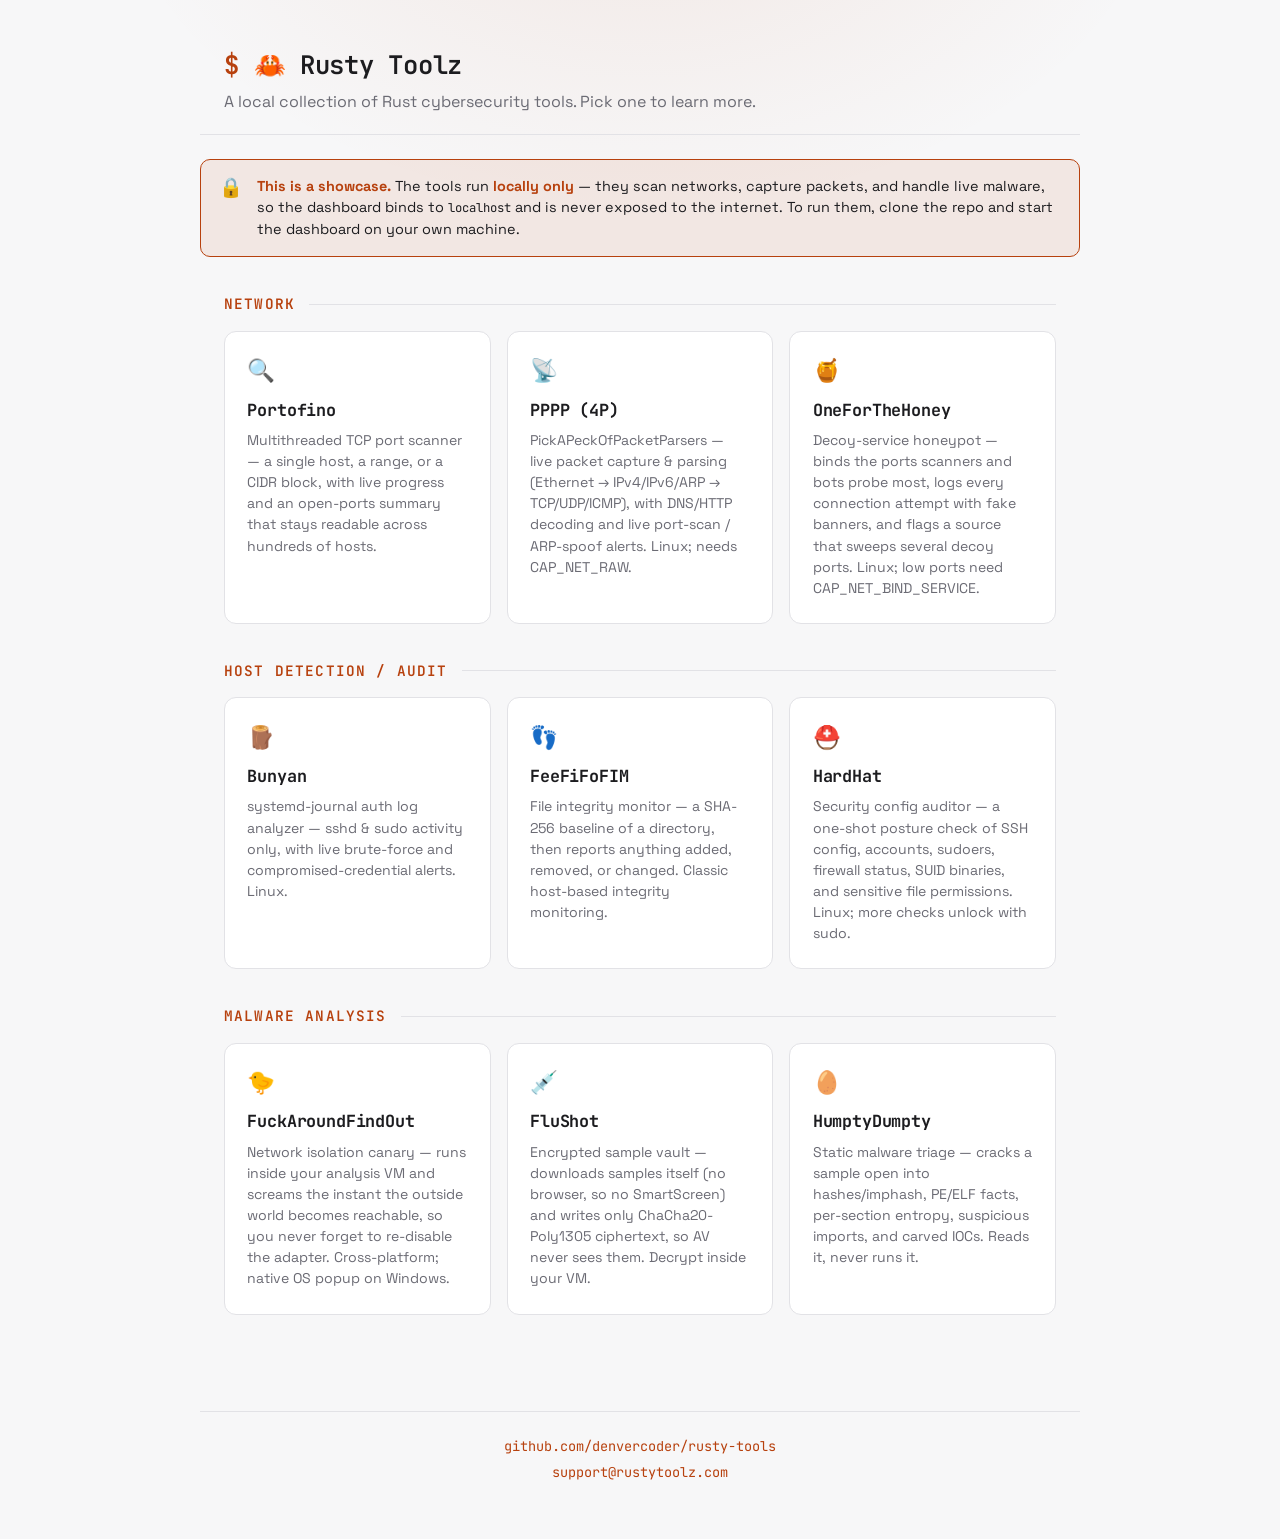
<file: site/index.html>
<!doctype html>
<html lang="en">
<head>
<meta charset="utf-8">
<meta name="viewport" content="width=device-width, initial-scale=1">
<title>Rusty Toolz</title>
<meta name="description" content="Rusty Toolz — a local collection of Rust cybersecurity tools. Runs locally only.">
<link rel="icon" href="favicon.svg" type="image/svg+xml">
<link rel="stylesheet" href="style.css">
<link rel="stylesheet" href="showcase.css">
</head>
<body>
<header>
  <h1>🦀 Rusty Toolz</h1>
  <p>A local collection of Rust cybersecurity tools. Pick one to learn more.</p>
</header>
<div class="showcase-banner">
  <span class="icon">🔒</span>
  <div>
    <strong>This is a showcase.</strong> The tools run <strong>locally only</strong> — they scan networks, capture packets, and handle live malware, so the dashboard binds to <code>localhost</code> and is never exposed to the internet. To run them, clone the repo and start the dashboard on your own machine.
  </div>
</div>
<main>
  <div id="grid"></div>
</main>
<script src="tools.js"></script>
</body>
</html>
</file>
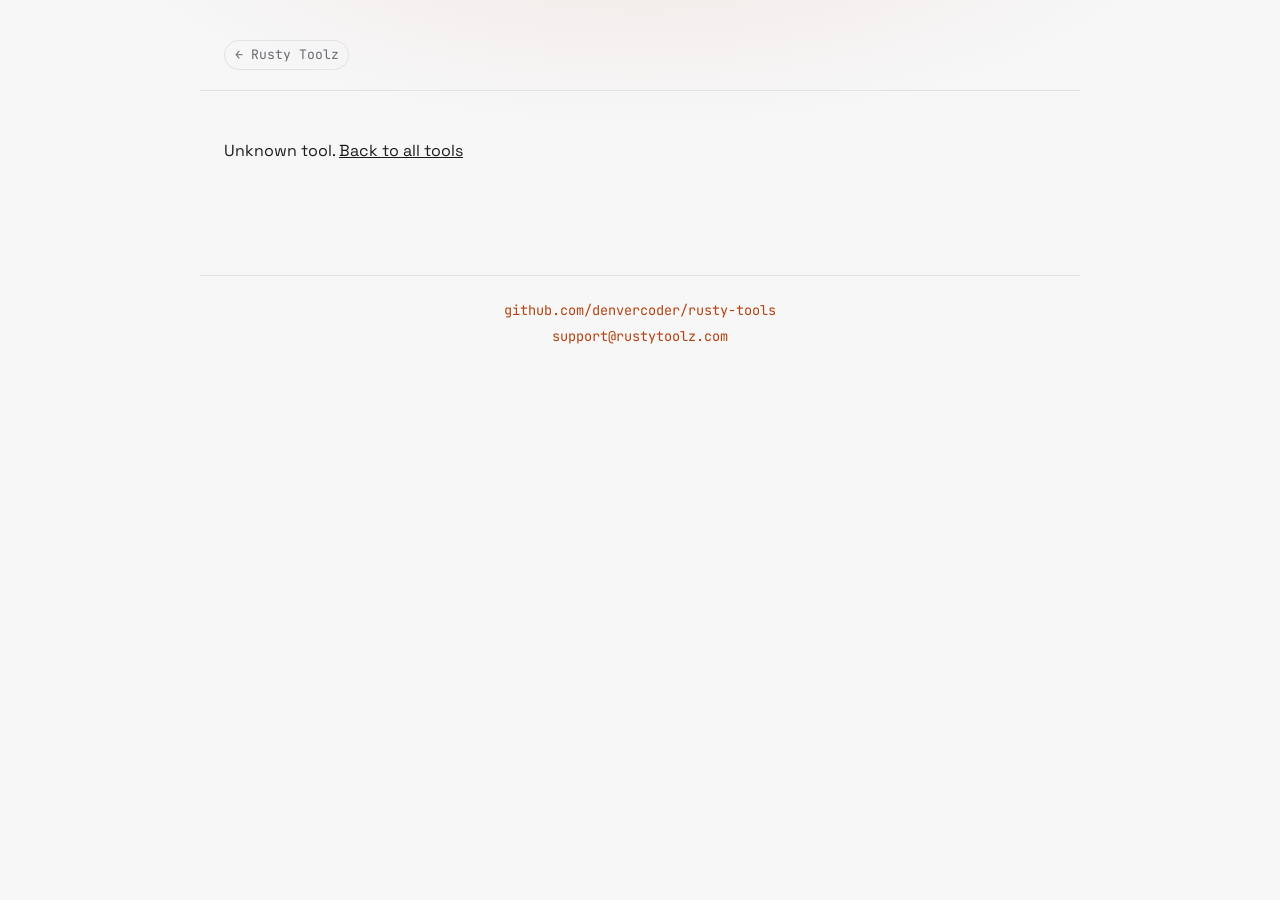
<file: site/tool.html>
<!doctype html>
<html lang="en">
<head>
<meta charset="utf-8">
<meta name="viewport" content="width=device-width, initial-scale=1">
<title>Rusty Toolz</title>
<link rel="icon" href="favicon.svg" type="image/svg+xml">
<link rel="stylesheet" href="style.css">
<link rel="stylesheet" href="showcase.css">
</head>
<body>
<header>
  <a class="back" href="index.html">← Rusty Toolz</a>
</header>
<main>
  <div id="detail"></div>
</main>
<script src="tools.js"></script>
</body>
</html>
</file>
<file: site/style.css>
@import url('https://fonts.googleapis.com/css2?family=Space+Grotesk:wght@400;500;600;700&family=JetBrains+Mono:wght@400;500;600;700&display=swap');

:root {
  color-scheme: light dark;
  --bg: #f7f7f8;
  --panel: #ffffff;
  --text: #1c1c1f;
  --muted: #6b6b74;
  --border: #e2e2e6;
  --accent: #b7410e;
  --accent-hover: #9a3609;
  --accent-soft: rgba(183, 65, 14, 0.09);
  --mono-bg: #14151a;
  --mono-text: #d7d7db;
  --ok: #1a7f37;
  --warn: #9a6700;
  --danger: #cf222e;
  --info: #0969da;
  --font-sans: "Space Grotesk", -apple-system, BlinkMacSystemFont, "Segoe UI", Roboto, sans-serif;
  --font-mono: "JetBrains Mono", ui-monospace, SFMono-Regular, Menlo, Consolas, monospace;
}

@media (prefers-color-scheme: dark) {
  :root {
    --bg: #0d0e12;
    --panel: #17181e;
    --text: #ececef;
    --muted: #9a9aa2;
    --border: #2a2b33;
    --accent: #e07a3f;
    --accent-hover: #f08b50;
    --accent-soft: rgba(224, 122, 63, 0.12);
    --mono-bg: #09090c;
    --mono-text: #d7d7db;
    --ok: #3fb950;
    --warn: #d29922;
    --danger: #f85149;
    --info: #58a6ff;
  }
}

* {
  box-sizing: border-box;
}

::selection {
  background: var(--accent-soft);
  color: var(--text);
}

body {
  margin: 0;
  min-height: 100vh;
  background:
    radial-gradient(ellipse 70% 40% at 50% -10%, var(--accent-soft), transparent 60%),
    var(--bg);
  color: var(--text);
  font-family: var(--font-sans);
  line-height: 1.5;
}

a {
  color: inherit;
}

:focus-visible {
  outline: 2px solid var(--accent);
  outline-offset: 2px;
}

h1, h2 {
  font-family: var(--font-mono);
  letter-spacing: -0.01em;
}

header {
  padding: 2.5rem 1.5rem 1.25rem;
  max-width: 880px;
  margin: 0 auto;
  border-bottom: 1px solid var(--border);
}

header h1 {
  margin: 0.35rem 0;
  font-size: 1.6rem;
  font-weight: 600;
}

header h1::before {
  content: "$ ";
  color: var(--accent);
}

header p {
  color: var(--muted);
  margin: 0;
  max-width: 60ch;
}

.back {
  display: inline-flex;
  align-items: center;
  gap: 0.35rem;
  color: var(--muted);
  text-decoration: none;
  font-family: var(--font-mono);
  font-size: 0.82rem;
  padding: 0.25rem 0.6rem;
  border: 1px solid var(--border);
  border-radius: 999px;
  transition: border-color 0.15s ease, color 0.15s ease;
}

.back:hover {
  color: var(--accent);
  border-color: var(--accent);
}

main {
  max-width: 880px;
  margin: 0 auto;
  padding: 2rem 1.5rem 3.5rem;
}

.tool-grid {
  display: grid;
  grid-template-columns: repeat(auto-fill, minmax(240px, 1fr));
  gap: 1rem;
}

.tool-group {
  margin-top: 2.25rem;
}

.tool-group:first-of-type {
  margin-top: 0.25rem;
}

.tool-group-header {
  display: flex;
  align-items: center;
  gap: 0.9rem;
  margin: 0 0 1rem;
  font-family: var(--font-mono);
  font-size: 0.9rem;
  font-weight: 600;
  letter-spacing: 0.08em;
  text-transform: uppercase;
  color: var(--accent);
  white-space: nowrap;
}

.tool-group-header::after {
  content: "";
  flex: 1;
  height: 1px;
  background: var(--border);
}

.tool-card {
  position: relative;
  display: block;
  background: var(--panel);
  border: 1px solid var(--border);
  border-radius: 12px;
  padding: 1.4rem 1.4rem 1.5rem;
  text-decoration: none;
  color: var(--text);
  overflow: hidden;
  transition: border-color 0.15s ease, transform 0.15s ease, box-shadow 0.15s ease;
}

.tool-card::before {
  content: "";
  position: absolute;
  inset: 0 0 auto 0;
  height: 2px;
  background: linear-gradient(90deg, var(--accent), transparent);
  opacity: 0;
  transition: opacity 0.15s ease;
}

.tool-card:hover {
  border-color: var(--accent);
  transform: translateY(-2px);
  box-shadow: 0 8px 24px -12px var(--accent-soft);
}

.tool-card:hover::before {
  opacity: 1;
}

.tool-icon {
  display: inline-flex;
  font-size: 1.4rem;
  margin-bottom: 0.6rem;
}

.tool-card h2 {
  margin: 0 0 0.45rem;
  font-size: 1.05rem;
}

.tool-card p {
  margin: 0;
  color: var(--muted);
  font-size: 0.88rem;
}

form {
  background: var(--panel);
  border: 1px solid var(--border);
  border-radius: 12px;
  padding: 1.5rem;
  display: flex;
  flex-direction: column;
  gap: 1.1rem;
  margin-bottom: 1.5rem;
}

label {
  display: flex;
  flex-direction: column;
  gap: 0.35rem;
  font-size: 0.95rem;
  font-weight: 500;
}

label.toggle {
  flex-direction: row;
  align-items: center;
  gap: 0.5rem;
  font-weight: normal;
}

.hint {
  color: var(--muted);
  font-weight: normal;
  font-size: 0.8rem;
}

input[type="number"],
input[type="text"],
select {
  background: var(--bg);
  border: 1px solid var(--border);
  border-radius: 6px;
  padding: 0.55rem 0.65rem;
  color: var(--text);
  font-family: var(--font-mono);
  font-size: 0.95rem;
  transition: border-color 0.15s ease, box-shadow 0.15s ease;
}

input[type="number"]:focus,
input[type="text"]:focus,
select:focus {
  border-color: var(--accent);
  box-shadow: 0 0 0 3px var(--accent-soft);
}

input[type="checkbox"] {
  accent-color: var(--accent);
}

button {
  align-self: flex-start;
  background: var(--accent);
  color: #fff;
  border: none;
  border-radius: 6px;
  padding: 0.6rem 1.3rem;
  font-family: var(--font-mono);
  font-weight: 600;
  font-size: 0.95rem;
  cursor: pointer;
  transition: background 0.15s ease, transform 0.1s ease, box-shadow 0.15s ease;
}

button::before {
  content: "› ";
  opacity: 0.75;
}

button:hover:not(:disabled) {
  background: var(--accent-hover);
  box-shadow: 0 4px 16px -6px var(--accent-soft);
  transform: translateY(-1px);
}

button:active:not(:disabled) {
  transform: translateY(0);
}

button:disabled {
  opacity: 0.55;
  cursor: default;
}

.button-row {
  display: flex;
  align-self: flex-start;
  gap: 0.75rem;
  flex-wrap: wrap;
}

button.stop {
  align-self: auto;
  background: transparent;
  color: var(--text);
  border: 1px solid var(--border);
}

button.stop::before {
  content: none;
}

button.stop:hover:not(:disabled) {
  border-color: var(--accent);
  color: var(--accent);
  box-shadow: none;
  transform: none;
}

.panels {
  display: grid;
  grid-template-columns: 1fr 1fr;
  gap: 1rem;
}

.panel h2 {
  display: flex;
  align-items: center;
  margin: 0 0 0.6rem;
  font-size: 0.85rem;
  color: var(--muted);
  font-weight: 600;
  text-transform: uppercase;
  letter-spacing: 0.06em;
}

.panel h2::before {
  /* Three dots drawn with radial-gradients into a fixed-width box, rather
     than the more common box-shadow trick — box-shadow paints outside the
     element's own layout box, which here overlapped the label text that
     follows it. A reserved-width box avoids that entirely. */
  content: "";
  display: inline-block;
  width: 38px;
  height: 8px;
  flex-shrink: 0;
  margin-right: 10px;
  background:
    radial-gradient(circle 4px at 4px 4px, #ff5f57 4px, transparent 4.5px),
    radial-gradient(circle 4px at 19px 4px, #febc2e 4px, transparent 4.5px),
    radial-gradient(circle 4px at 34px 4px, #28c840 4px, transparent 4.5px);
}

.log-panel {
  background: var(--mono-bg);
  color: var(--mono-text);
  border: 1px solid var(--border);
  border-radius: 10px;
  padding: 1rem;
  min-height: 200px;
  max-height: 55vh;
  overflow-y: auto;
  white-space: pre-wrap;
  word-break: break-word;
  font-family: var(--font-mono);
  font-size: 0.85rem;
  margin: 0;
  scrollbar-width: thin;
  scrollbar-color: var(--border) transparent;
}

.log-panel::-webkit-scrollbar {
  width: 8px;
}

.log-panel::-webkit-scrollbar-thumb {
  background: var(--border);
  border-radius: 8px;
}

.log-panel:empty::before {
  content: "waiting for output…";
  color: var(--muted);
  opacity: 0.6;
}

.sev-ok {
  color: var(--ok);
}

.sev-warn {
  color: var(--warn);
}

.sev-danger {
  color: var(--danger);
  font-weight: 600;
}

.sev-info {
  color: var(--info);
}

.sev-muted {
  color: var(--muted);
}

@media (max-width: 640px) {
  .panels {
    grid-template-columns: 1fr;
  }
}

/* FuckAroundFindOut — live status pill + breach modal */
.fafo-status-wrap {
  display: flex;
  align-items: center;
  gap: 1rem;
  flex-wrap: wrap;
  margin-bottom: 1.5rem;
}

.status-pill {
  display: inline-flex;
  align-items: center;
  gap: 0.4rem;
  font-family: var(--font-mono);
  font-weight: 600;
  font-size: 0.95rem;
  padding: 0.55rem 1rem;
  border-radius: 999px;
  border: 1px solid var(--border);
  background: var(--panel);
  color: var(--muted);
}

.status-pill.safe {
  color: var(--ok);
  border-color: var(--ok);
  background: color-mix(in srgb, var(--ok) 12%, transparent);
}

.status-pill.exposed {
  color: #fff;
  background: var(--danger);
  border-color: var(--danger);
  animation: fafo-pulse 1.1s ease-in-out infinite;
}

@keyframes fafo-pulse {
  0%, 100% { box-shadow: 0 0 0 0 color-mix(in srgb, var(--danger) 55%, transparent); }
  60% { box-shadow: 0 0 0 10px transparent; }
}

.fafo-modal-overlay {
  position: fixed;
  inset: 0;
  z-index: 50;
  background: rgba(0, 0, 0, 0.6);
  display: flex;
  align-items: center;
  justify-content: center;
  padding: 1.5rem;
}

.fafo-modal-overlay[hidden] {
  display: none;
}

.fafo-modal {
  background: var(--panel);
  border: 2px solid var(--danger);
  border-radius: 14px;
  padding: 1.75rem;
  max-width: 460px;
  width: 100%;
  box-shadow: 0 20px 60px -20px rgba(0, 0, 0, 0.5);
}

.fafo-modal h2 {
  margin: 0 0 0.75rem;
  color: var(--danger);
  font-size: 1.3rem;
}

.fafo-modal p {
  margin: 0 0 0.75rem;
}

.fafo-modal-action {
  font-weight: 600;
}

.fafo-modal button {
  background: var(--danger);
  margin-top: 0.5rem;
}

.fafo-modal button:hover:not(:disabled) {
  background: var(--danger);
  filter: brightness(1.1);
}

/* FluShot — ENCRYPT / DECRYPT tabs */
.tabs {
  display: flex;
  gap: 0.25rem;
  margin-bottom: 1.5rem;
  border-bottom: 1px solid var(--border);
}

.tab {
  align-self: auto;
  background: transparent;
  color: var(--muted);
  border: none;
  border-bottom: 2px solid transparent;
  border-radius: 0;
  padding: 0.65rem 1.2rem;
  font-family: var(--font-mono);
  font-weight: 600;
  letter-spacing: 0.05em;
  cursor: pointer;
}

.tab::before {
  content: none;
}

.tab:hover:not(:disabled) {
  background: transparent;
  color: var(--text);
  box-shadow: none;
  transform: none;
}

.tab.active {
  color: var(--accent);
  border-bottom-color: var(--accent);
}

.tab-panel {
  display: none;
}

.tab-panel.active {
  display: block;
}

/* FluShot — growing list of URL inputs */
.url-list {
  display: flex;
  flex-direction: column;
  gap: 0.5rem;
}

/* FluShot — decrypt tab blob checklist */
.blob-list {
  display: flex;
  flex-direction: column;
  gap: 0.4rem;
  margin: 0.2rem 0;
}

.blob-list label {
  flex-direction: row;
  align-items: center;
  gap: 0.55rem;
  font-family: var(--font-mono);
  font-weight: normal;
  font-size: 0.9rem;
}

.blob-list-empty {
  color: var(--muted);
  font-size: 0.85rem;
}

.vault-callout.danger {
  background: color-mix(in srgb, var(--danger) 10%, transparent);
  border-color: var(--danger);
}

.vault-callout.danger .vault-callout-label,
.vault-callout.danger .vault-callout-path {
  color: var(--danger);
}

/* FluShot — prominent "where files are saved" banner */
.vault-callout {
  display: flex;
  align-items: flex-start;
  gap: 0.85rem;
  background: var(--accent-soft);
  border: 1px solid var(--accent);
  border-radius: 10px;
  padding: 1rem 1.15rem;
  margin-bottom: 1.5rem;
}

.vault-callout-icon {
  font-size: 1.35rem;
  line-height: 1.3;
}

.vault-callout-label {
  font-size: 0.8rem;
  text-transform: uppercase;
  letter-spacing: 0.06em;
  color: var(--muted);
  font-weight: 600;
}

.vault-callout-path {
  display: block;
  font-family: var(--font-mono);
  font-size: 1rem;
  font-weight: 700;
  color: var(--accent);
  word-break: break-all;
  margin: 0.2rem 0 0.4rem;
}

.vault-callout-note {
  font-size: 0.8rem;
  color: var(--muted);
}
</file>
<file: site/showcase.css>
/* Static-showcase-only styles, layered on top of the copied dashboard style.css.
   (style.css is a copy of dashboard/static/style.css — if that changes, re-copy.) */

.showcase-banner {
  display: flex;
  align-items: flex-start;
  gap: 0.85rem;
  max-width: 880px;
  margin: 1.5rem auto 0;
  padding: 1rem 1.15rem;
  background: var(--accent-soft);
  border: 1px solid var(--accent);
  border-radius: 10px;
  font-size: 0.9rem;
}

.showcase-banner .icon {
  font-size: 1.2rem;
  line-height: 1.3;
}

.showcase-banner strong {
  color: var(--accent);
}

.showcase-banner code {
  font-family: var(--font-mono);
  font-size: 0.85em;
}

/* Local-only call-to-action, shown big on each tool page. */
.local-cta {
  background: var(--panel);
  border: 1px solid var(--accent);
  border-left-width: 3px;
  border-radius: 10px;
  padding: 1.25rem 1.4rem;
  margin: 0 0 1.75rem;
}

.local-cta h2 {
  margin: 0 0 0.5rem;
  font-size: 1.05rem;
  color: var(--accent);
}

.local-cta p {
  margin: 0 0 0.75rem;
  color: var(--muted);
}

/* Code blocks for usage/instructions (mirrors the dashboard log-panel look). */
.code {
  background: var(--mono-bg);
  color: var(--mono-text);
  border: 1px solid var(--border);
  border-radius: 10px;
  padding: 0.9rem 1rem;
  margin: 0 0 1.25rem;
  overflow-x: auto;
  white-space: pre;
  font-family: var(--font-mono);
  font-size: 0.85rem;
  line-height: 1.55;
}

.code .comment {
  color: var(--muted);
}

/* Tool detail header */
.detail-head {
  display: flex;
  align-items: center;
  gap: 0.75rem;
  margin: 0 0 0.35rem;
}

.detail-head .tool-icon {
  font-size: 1.6rem;
  margin: 0;
}

.detail-head h1 {
  margin: 0;
  font-size: 1.5rem;
  font-family: var(--font-mono);
  font-weight: 600;
}

.detail-head h1::before {
  content: none;
}

.detail-group {
  font-family: var(--font-mono);
  font-size: 0.8rem;
  letter-spacing: 0.06em;
  text-transform: uppercase;
  color: var(--muted);
  margin: 0 0 1.5rem;
}

.detail-blurb {
  color: var(--text);
  margin: 0 0 1.75rem;
  max-width: 70ch;
}

.section-label {
  font-family: var(--font-mono);
  font-size: 0.85rem;
  font-weight: 600;
  letter-spacing: 0.05em;
  text-transform: uppercase;
  color: var(--muted);
  margin: 0 0 0.6rem;
}

/* Prefix reference table */
.prefix-table {
  width: 100%;
  border-collapse: collapse;
  margin: 0 0 1.75rem;
  font-size: 0.88rem;
}

.prefix-table td {
  border-bottom: 1px solid var(--border);
  padding: 0.5rem 0.6rem;
  vertical-align: top;
}

.prefix-table td:first-child {
  font-family: var(--font-mono);
  font-weight: 600;
  color: var(--accent);
  white-space: nowrap;
  width: 1%;
}

.prefix-table td:last-child {
  color: var(--muted);
}

/* Footer: repo link + support email, on every page. */
.site-footer {
  max-width: 880px;
  margin: 2.5rem auto 2rem;
  padding: 1.5rem;
  border-top: 1px solid var(--border);
  display: flex;
  flex-direction: column;
  align-items: center;
  gap: 0.4rem;
  font-family: var(--font-mono);
  font-size: 0.85rem;
}

.site-footer a {
  color: var(--accent);
  text-decoration: none;
}

.site-footer a:hover {
  text-decoration: underline;
}

/* Disabled preview button, so a tool page can show the control that would exist. */
button.disabled-preview {
  align-self: auto;
  opacity: 0.5;
  cursor: not-allowed;
  pointer-events: none;
}
</file>
